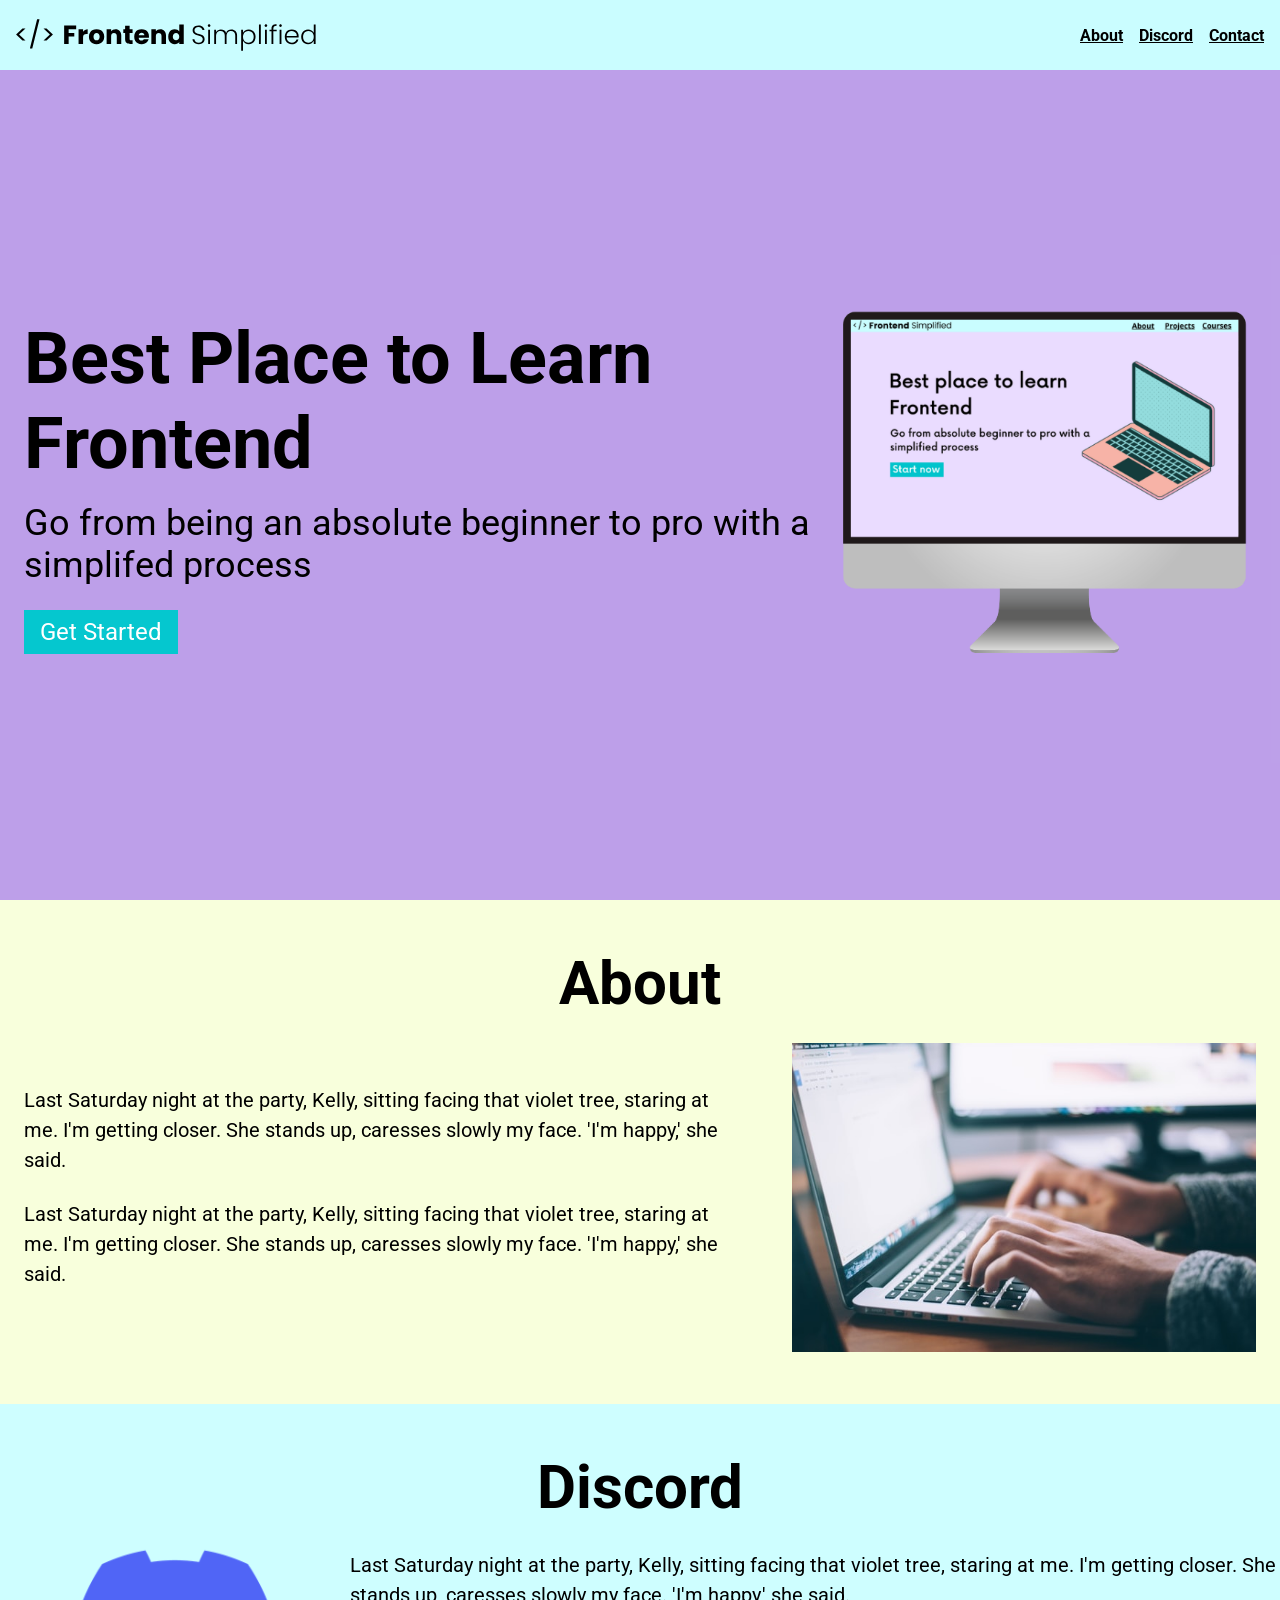
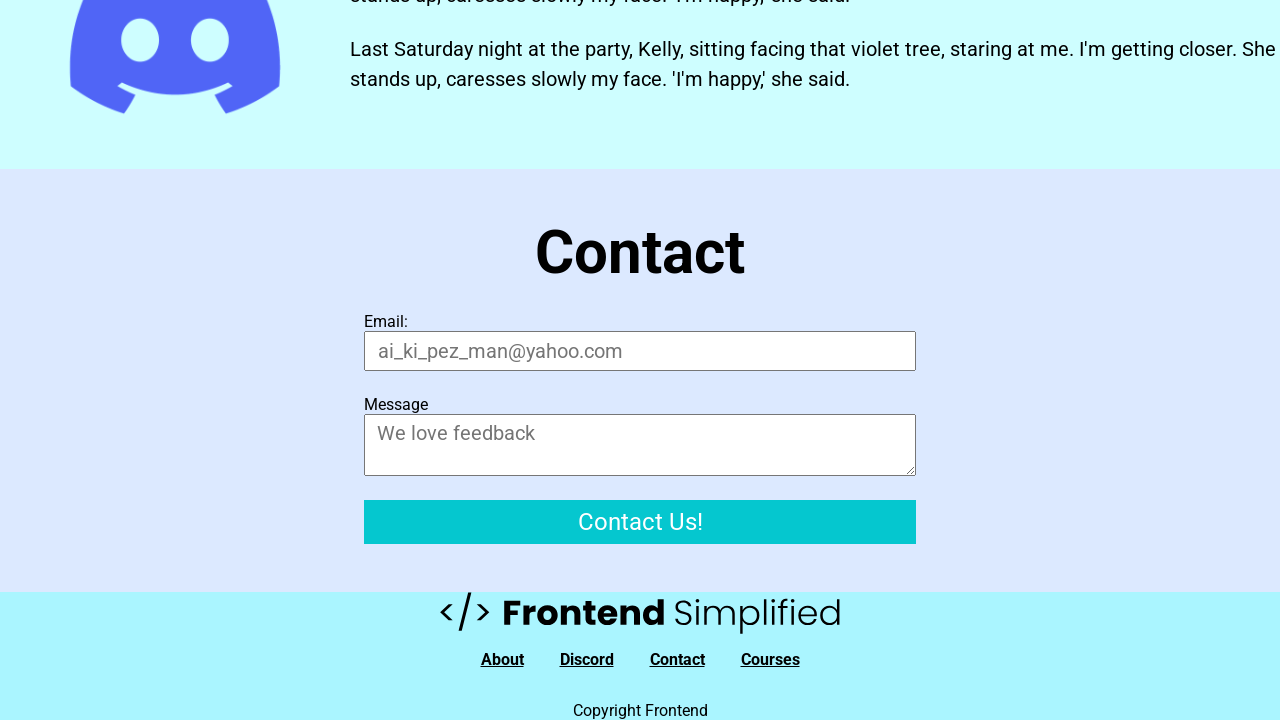
<file: index.html>
<!DOCTYPE html>
<html lang="en">
<head>
   <meta charset="UTF-8">
   <meta name="viewport" content="width=device-width, initial-scale=1.0">
   <title>Document</title>
   <link rel="stylesheet" href="./style.css">
</head>

<body>
   <section>
      <nav>
         <img src="./HTML Practise Assets/HTML Practise Assets/FES.svg" class="logo"alt="">
         <ul>
            <li><a href="#about">About</a></li>
            <li><a href="#discord">Discord</a></li>
            <li><a href="#contact">Contact</a></li>
         </ul>
      </nav>
   <header>
      <div class="row">

      <div class="home__description">
         <h1>Best Place to Learn Frontend</h1>
         <p class="subheader">Go from being an absolute beginner to pro with a simplifed process</p>
         <button class="home__description--button">Get Started</button>
      </div>
      <figure>
         <img src="./HTML Practise Assets/HTML Practise Assets/laptop.png" alt="Landing page image">
      </figure>
      </div>
   </header>
</section>

<main>
<section id="about">
<h2>About</h2>
<div class="row">
<div class="section__description">
   <div class="secton__description--wrapper">
   <p class="section__description--para">Last Saturday night at the party, Kelly, sitting facing that violet tree, staring at me. I'm getting closer. She stands up, caresses slowly my face. 'I'm happy,' she said.</p>
   <p class="section__description--para">Last Saturday night at the party, Kelly, sitting facing that violet tree, staring at me. I'm getting closer. She stands up, caresses slowly my face. 'I'm happy,' she said.</p>
</div>
<figure class="about__img--wrapper">
   <img src="./HTML Practise Assets/HTML Practise Assets/about.jpg" alt="About section image">
</figure>
</div>
</div>
</section>

<section id="discord">
<h2>Discord</h2>
<div class="row">
<div class="section__description">
<figure class="about__img--wrapper">
   <img src="./HTML Practise Assets/HTML Practise Assets/discord.png" alt="Discord section image">
</figure>
<div class="section__description--wrapper">
   <p class="section__description--para">Last Saturday night at the party, Kelly, sitting facing that violet tree, staring at me. I'm getting closer. She stands up, caresses slowly my face. 'I'm happy,' she said.</p>
   <p class="section__description--para">Last Saturday night at the party, Kelly, sitting facing that violet tree, staring at me. I'm getting closer. She stands up, caresses slowly my face. 'I'm happy,' she said.</p>
</div>
</div>
</div>
</section>

<section id="contact">
<h2>Contact</h2>
<form action="">
   <span>Email:</span>
<input type="email" placeholder="ai_ki_pez_man@yahoo.com">
<span> Message</span>
<textarea name="message" placeholder="We love feedback"></textarea>
<button>Contact Us!</button>
</form>
</section>
</main>

<footer>
<img class="footer__logo" src="./HTML Practise Assets/HTML Practise Assets/FES.svg" alt="Footer image">
<div class="footer__links">
   <a class="footer__link" href="#about">About</a>
   <a class="footer__link" href="#discord">Discord</a>
   <a class="footer__link" href="#contact">Contact</a>
   <a class="footer__link" href="">Courses</a>
</div>
<p>Copyright Frontend </p>
</footer>
</body>
</html>
</file>
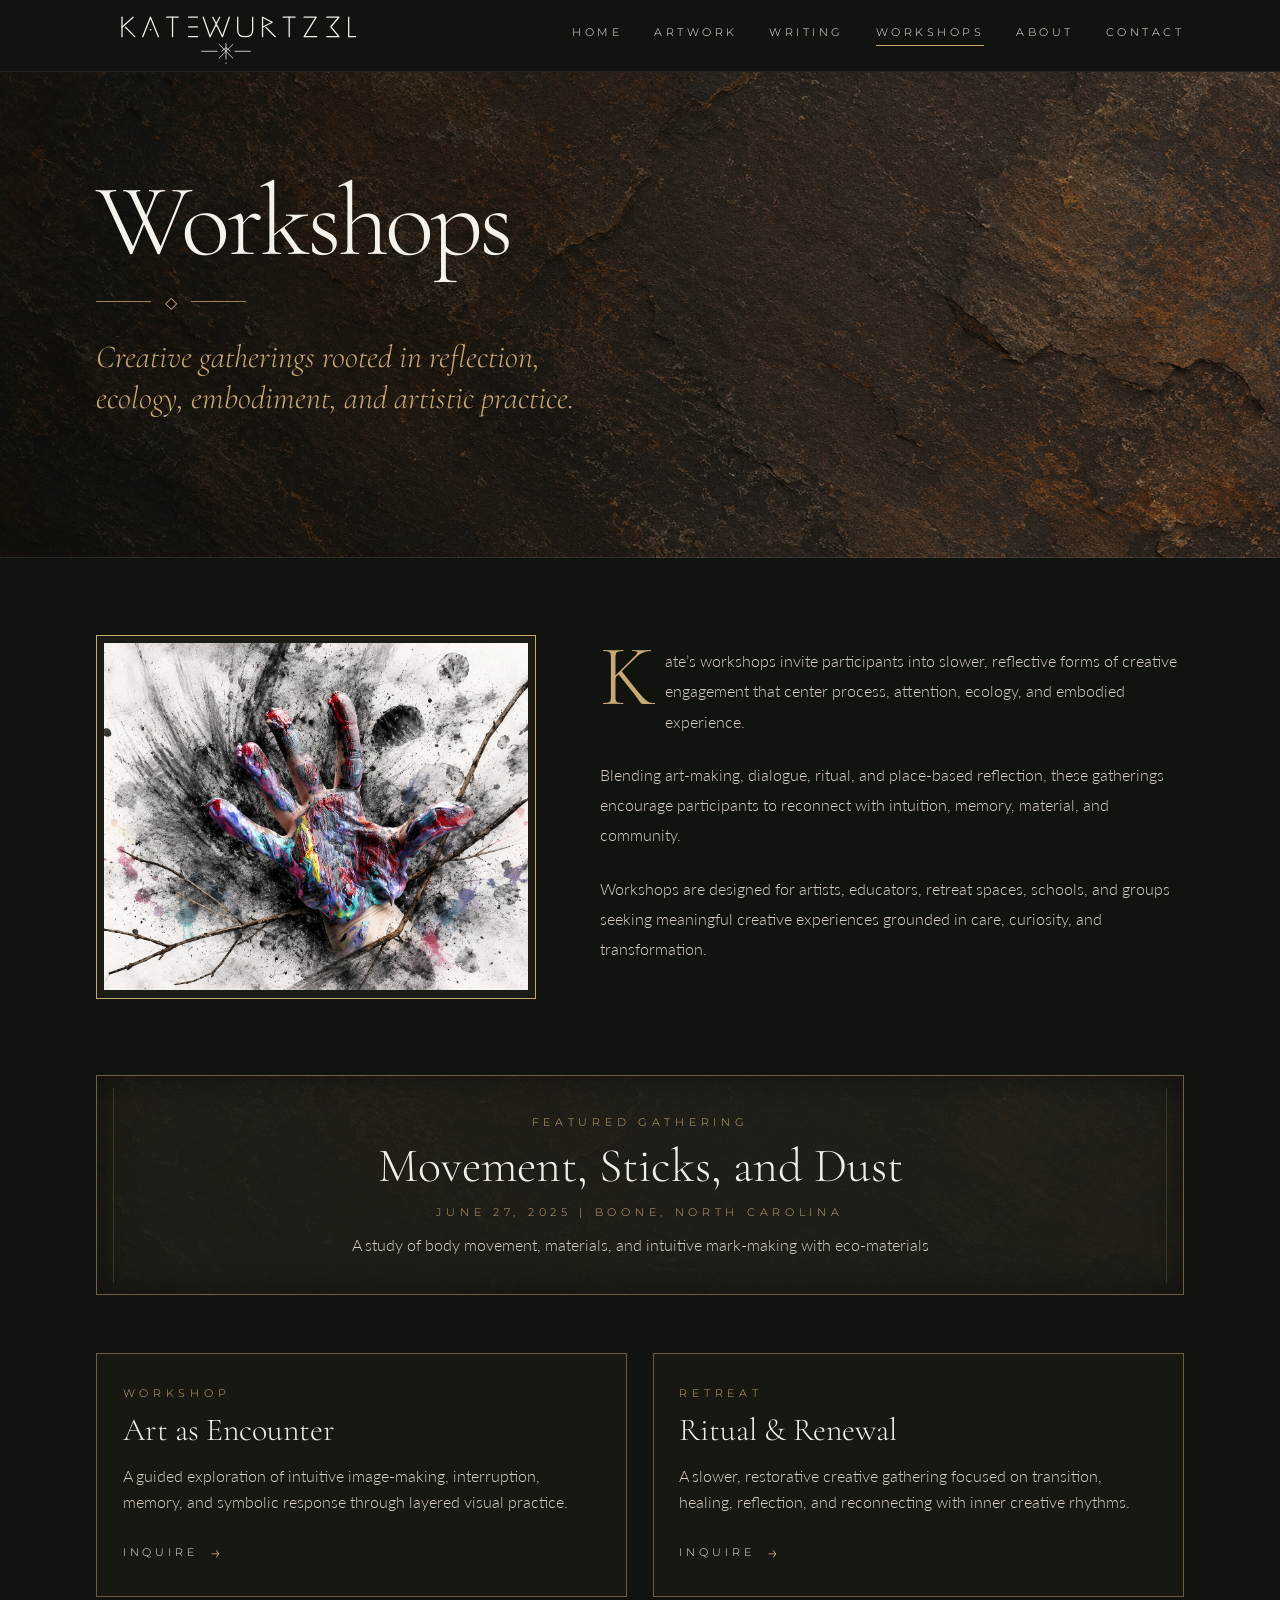
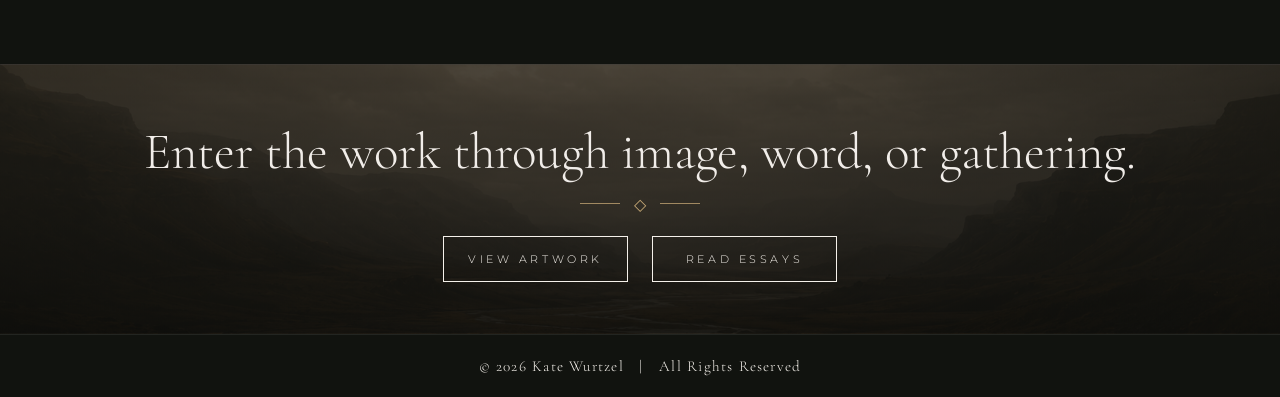
<file: KatesWorkshop/index.html>
<!DOCTYPE html>
<html lang="en">
<head>
  <meta charset="UTF-8" />
  <meta name="viewport" content="width=device-width, initial-scale=1.0" />
  <title>Workshops | Kate Wurtzel</title>

  <link rel="preconnect" href="https://fonts.googleapis.com" />
  <link rel="preconnect" href="https://fonts.gstatic.com" crossorigin />

  <link href="https://fonts.googleapis.com/css2?family=Cormorant+Garamond:ital,wght@0,300..700;1,300..700&family=Lato:ital,wght@0,300;0,400;0,700;1,300;1,400&family=Montserrat:wght@400;500;600&display=swap" rel="stylesheet" />

  <link rel="stylesheet" href="./styles.css" />
</head>

<body>

  <header class="site-header">

    <a href="http://katewurtzel.com/" class="logo" aria-label="Kate Wurtzel home">
      <img src="assets/kate-wurtzel-rune-logo.svg" alt="Kate Wurtzel logo" />
    </a>

    <nav class="main-nav" aria-label="Main navigation">
      <a href="http://katewurtzel.com/">Home</a>
      <a href="https://aikipezman-pixel.github.io/KatesArtwork/">Artwork</a>
      <a href="https://aikipezman-pixel.github.io/Kateswriting/">Writing</a>
      <a href="workshops.html" class="active">Workshops</a>
      <a href="https://aikipezman-pixel.github.io/Katesabout/">About</a>
      <a href="mailto:katewurtzel99@gmail.com">Contact</a>
    </nav>

  </header>

  <main>

    <!-- HERO -->

    <section class="workshops-hero">

      <div class="hero-inner">

        <h1>Workshops</h1>

        <div class="ornament-line hero-line" aria-hidden="true">
          <span>◇</span>
        </div>

        <p class="hero-intro">
          Creative gatherings rooted in reflection, ecology, embodiment, and artistic practice.
        </p>

      </div>

    </section>

    <!-- INTRO -->

    <section class="workshops-intro-section">

      <div class="workshops-intro-grid">

        <div class="workshops-feature-frame">
          <img src="assets/WorkshopHero.png" alt="Workshop materials and creative practice" />
        </div>

        <div class="workshops-copy">

          <p>
            Kate’s workshops invite participants into slower, reflective forms of creative engagement that center process, attention, ecology, and embodied experience.
          </p>

          <p>
            Blending art-making, dialogue, ritual, and place-based reflection, these gatherings encourage participants to reconnect with intuition, memory, material, and community.
          </p>

          <p>
            Workshops are designed for artists, educators, retreat spaces, schools, and groups seeking meaningful creative experiences grounded in care, curiosity, and transformation.
          </p>

        </div>

      </div>

    </section>

    <!-- FEATURED WORKSHOP -->

    <section class="featured-workshop-section">

      <div class="featured-workshop-box">

        <p class="workshop-label">
          Featured Gathering
        </p>

        <h2>
          Movement, Sticks, and Dust
        </h2>

        <p class="workshop-label">
          June 27, 2025 | Boone, North Carolina
          </p>
          <p>
          A study of body movement, materials, and intuitive mark-making with eco-materials
        </p>

      </div>

    </section>

    <!-- WORKSHOP GRID -->

    <section class="workshop-section" aria-label="Workshop offerings">

      <div class="workshop-grid">

        <!-- CARD 1 -->

        <article class="workshop-card">

          <p class="workshop-type">Workshop</p>

          <h3>
            Art as Encounter
          </h3>

          <p>
            A guided exploration of intuitive image-making, interruption, memory, and symbolic response through layered visual practice.
          </p>

          <a href="mailto:katewurtzel99@gmail.com" class="text-link">
            Inquire <span>→</span>
          </a>

        </article>

        <!-- CARD 2 -->

        <article class="workshop-card">

          <p class="workshop-type">Retreat</p>

          <h3>
            Ritual & Renewal
          </h3>

          <p>
            A slower, restorative creative gathering focused on transition, healing, reflection, and reconnecting with inner creative rhythms.
          </p>

          <a href="mailto:katewurtzel99@gmail.com" class="text-link">
            Inquire <span>→</span>
          </a>

        </article>



      </div>

    </section>

    <!-- CLOSING -->

    <section class="closing-section">

      <h2>
        Enter the work through image, word, or gathering.
      </h2>

      <div class="ornament-line" aria-hidden="true">
        <span>◇</span>
      </div>

      <div class="closing-links">

        <a href="https://aikipezman-pixel.github.io/KatesArtwork/" class="button-link">
          View Artwork
        </a>

        <a href="https://aikipezman-pixel.github.io/Kateswriting/" class="button-link">
          Read Essays
        </a>

      </div>

    </section>

  </main>

  <footer class="site-footer">
    <p>© 2026 Kate Wurtzel &nbsp; | &nbsp; All Rights Reserved</p>
  </footer>

</body>
</html>
</file>
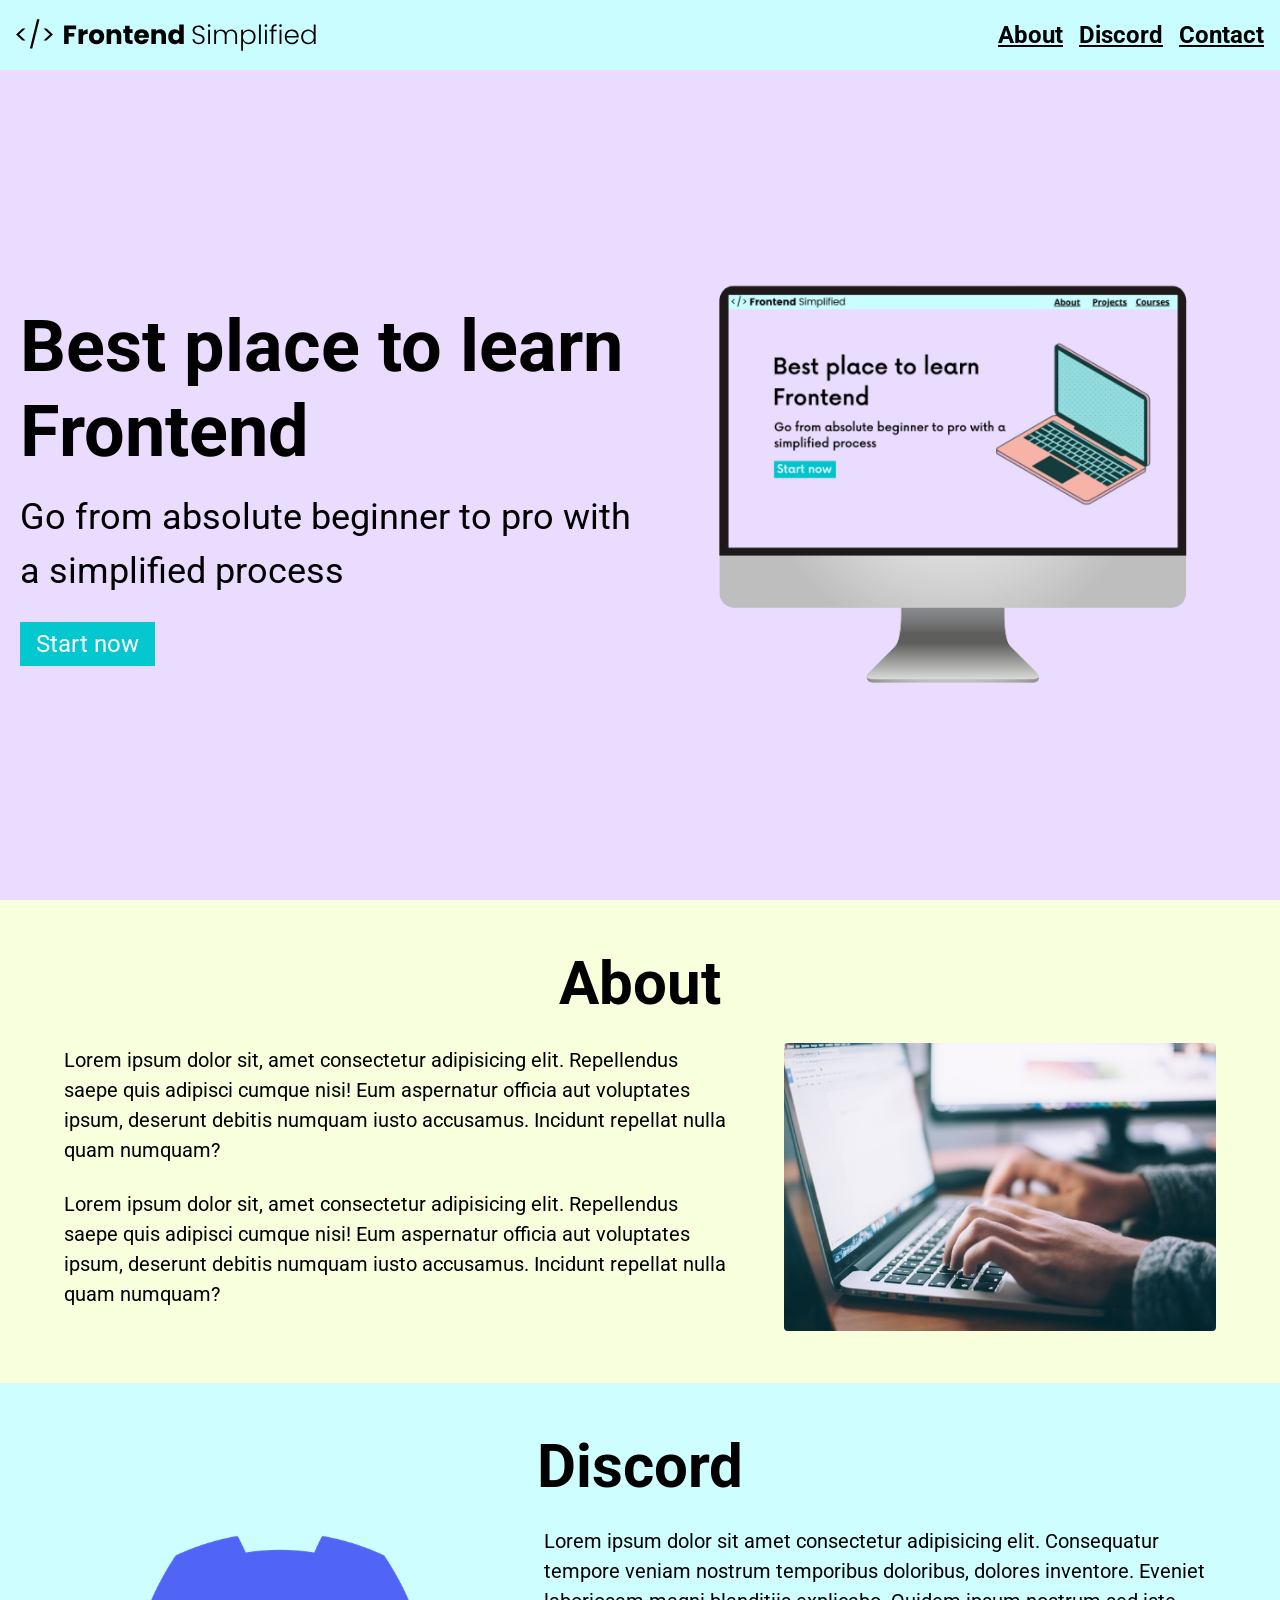
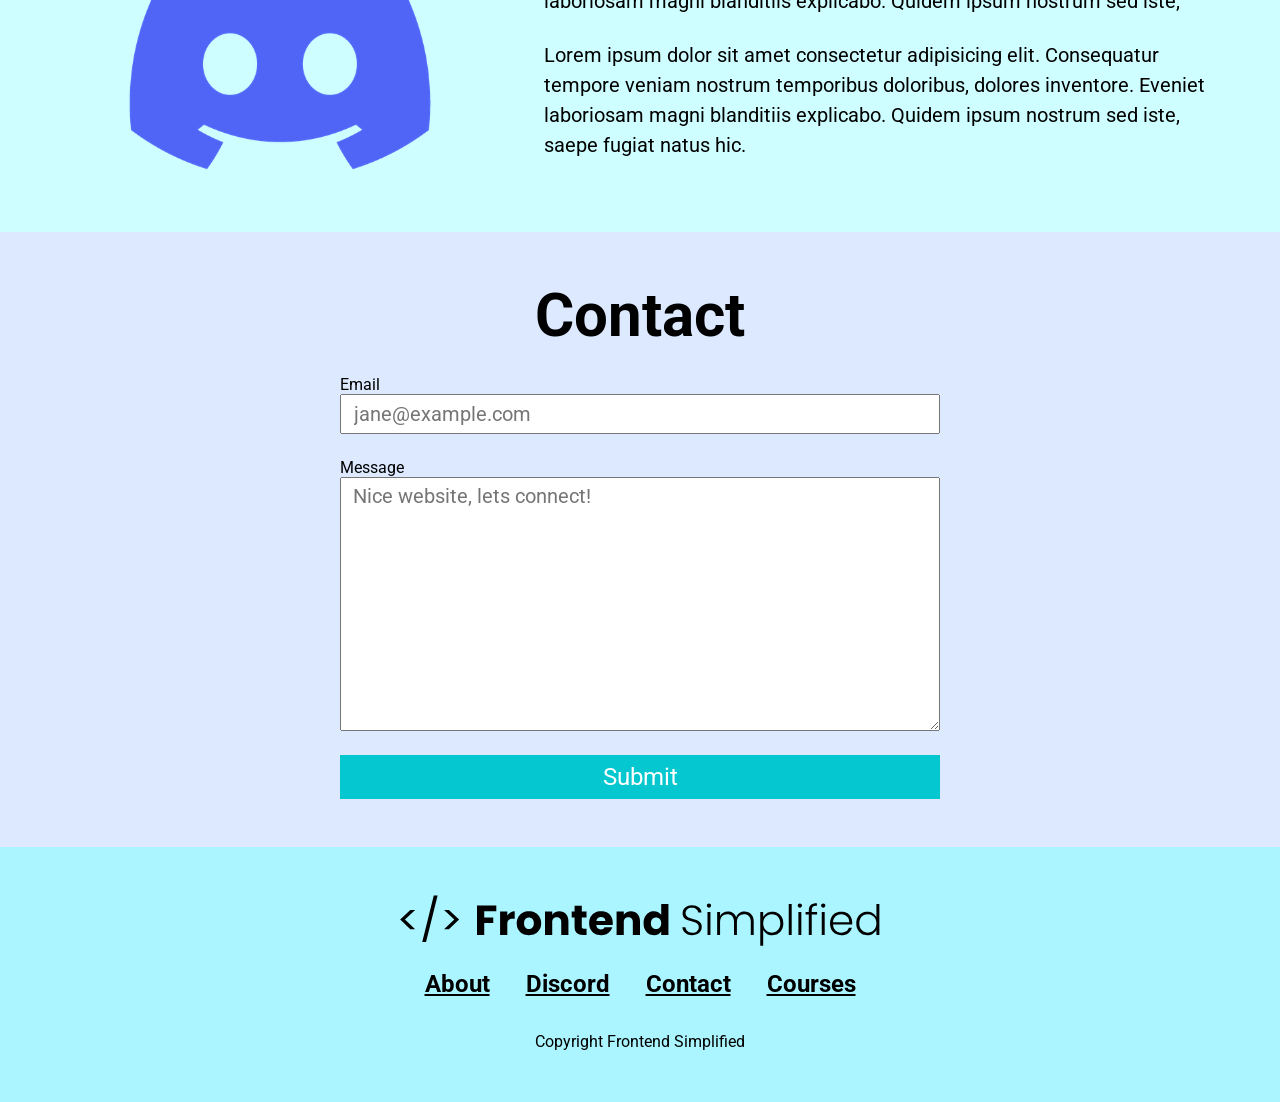
<file: Responsive CSS/Responsive CSS/index.html>
<!DOCTYPE html>
<html lang="en">

<head>
  <meta charset="UTF-8">
  <meta http-equiv="X-UA-Compatible" content="IE=edge">
  <meta name="viewport" content="width=device-width, initial-scale=1.0">
  <title>Document</title>
  <link rel="stylesheet" href="./style.css">
</head>

<body>
  <section>
    <nav>
      <img class="logo" src="./assets/FES.svg" alt="" />
      <ul>
        <li><a href="#about">About</a></li>
        <li><a href="#discord">Discord</a></li>
        <li><a href="#contact">Contact</a></li>
      </ul>
    </nav>
    <header>
      <div class="row">
        <div class="home__description">
          <h1>Best place to learn Frontend</h1>
          <p class="subheader">Go from absolute beginner to pro with a simplified process</p>
          <button>Start now</button>
        </div>
        <figure class="home__img--wrapper">
          <img class="home__img" src="./assets/laptop.png" alt="" />
        </figure>
      </div>
    </header>
  </section>

  <main>
    <section id="about">
      <h2>About</h2>
      <div class="section__description">
        <div class="section__description--wrapper">
          <p class="section__description--para">
            Lorem ipsum dolor sit, amet consectetur adipisicing elit. Repellendus saepe quis adipisci cumque nisi! Eum
            aspernatur officia aut voluptates ipsum, deserunt debitis numquam iusto accusamus. Incidunt repellat nulla
            quam numquam?
          </p>
          <p class="section__description--para">
            Lorem ipsum dolor sit, amet consectetur adipisicing elit. Repellendus saepe quis adipisci cumque nisi! Eum
            aspernatur officia aut voluptates ipsum, deserunt debitis numquam iusto accusamus. Incidunt repellat nulla
            quam numquam?
          </p>
        </div>
        <figure class="about__img--wrapper">
          <img src="./assets/about.jpg" alt="" />
        </figure>
      </div>
    </section>

    <section id="discord">
      <h2>Discord</h2>
      <div class="section__description">
        <figure class="about__img--wrapper">
          <img src="./assets/discord.png" alt="" />
        </figure>
        <div class="section__description--wrapper">
          <p class="section__description--para">Lorem ipsum dolor sit amet consectetur adipisicing elit. Consequatur
            tempore veniam nostrum temporibus
            doloribus, dolores inventore. Eveniet laboriosam magni blanditiis explicabo. Quidem ipsum nostrum sed iste,
          <p class="section__description--para">Lorem ipsum dolor sit amet consectetur adipisicing elit. Consequatur
            tempore veniam nostrum temporibus
            doloribus, dolores inventore. Eveniet laboriosam magni blanditiis explicabo. Quidem ipsum nostrum sed iste,
            saepe fugiat natus hic.</p>
        </div>

      </div>
    </section>

    <section id="contact">
      <h2>Contact</h2>
      <form action="">
        <span>Email</span>
        <input type="email" placeholder="jane@example.com" />
        <span>Message</span>
        <textarea name="" id="" cols="30" rows="10" placeholder="Nice website, lets connect!"></textarea>
        <button>Submit</button>
      </form>
    </section>
  </main>

  <footer>
    <img class="footer__logo" src="./assets/FES.svg" alt="" />
    <div class="footer__links">
      <a class="footer__link" href="#about">About</a>
      <a class="footer__link" href="#discord">Discord</a>
      <a class="footer__link" href="#contact">Contact</a>
      <a class="footer__link" href="">Courses</a>
    </div>
    <p>Copyright Frontend Simplified</p>
  </footer>
</body>

</html>
</file>
<file: style.css>
@import url('https://fonts.googleapis.com/css2?family=Roboto:ital@0;1&display=swap');
*{
   padding: 0;
    margin: 0;
    box-sizing: border-box;
    font-family: "Roboto", sans-serif;
}

nav {
    height: 70px;
    display: flex;
    justify-content: space-between;
    align-items: center;
    padding: 0 16px;
    background-color: #cafdff;
}

header {
    background-color: rgba(179, 145, 230, 0.867);
    height: calc(100vh - 70px);
    padding: 24px;
    display: flex;
    align-items: center;
    justify-content: center;
}

h1 {
    font-size: 72px;
}
.subheader {
    font-size: 36px;
    margin: 16px 0 24px 0;
}
button {
    background-color: #05c7cf;
    color: white;
    border: none;
    padding: 8px 16px;
    font-size: 24px;
    cursor: pointer;
}

a {
    color: black;
    font-size: 24 px;
    font-weight: bold;
}
.logo {
    width: 300px;
}

ul {
    display: flex;
}

li {
    list-style-type: none;
    padding-left: 16px;
}

#about {
    padding: 48px 0;
}

.row {
    width: 100%;
    max-width: 1300px;
    margin: 0 auto;
    display: flex;
    align-items: center;
    justify-content: center;
}
#about,
#discord,
#contact,
#footer {
    padding: 48px 0;
}
/*
ABOUT
*/



#about {
    background-color: #f8ffdc;
}

h2 {
    font-size: 60px;
    text-align: center;
    margin-bottom: 24px;
}

.section__description {
display: flex;
justify-content: center;
align-items: center;
}

.about__img--wrapper {
    width: 40%;
    padding: 0 24px;
}

img {
    width: 100%;
}

.secton__description--wrapper {
    width: 60%;
    padding: 0 24px;
}

.section__description--para {
    font-size: 20px;
    line-height: 1.5;
    margin-bottom: 24px;
}
/*
Discord
*/

#discord {
background-color:#cefeff;
}
/*
contact
*/
#contact{
    background-color: #dce9ff;
}
form { 
    width: 100%;
    max-width: 600px;
    display: flex;
    flex-direction: column;
    margin: 0 auto;
    padding: 0 24px;
}

input, textarea {
    margin-bottom: 24px;
    font-size: 20px;
    padding: 6px 12px;
}

/*
footer
*/

footer{
    background-color: #aaf5ff;
    display: flex;
    flex-direction: column;
    align-items: center;
}
.footer__logo {
    max-width: 400px;
    margin-bottom: 16px;
}

.footer__links {
    margin-bottom: 32px;
}

.footer__link {
    padding: 0 16px;
}

/* small phones, tablets, large smartphones*/
@media (max-width: 728px) {
    .row {
        flex-direction: column;
    }
.home__description {
    margin-bottom: 24px;
    display: flex;
    flex-direction: column;
    align-items: center;
}
.home__description--button {
    max-width:240px;
}
h1 {    
    text-align: center;
    font-size: 60px;
}
.subheader {
    text-align: center;
    font-size: 28px;
}
ul {
    display: none;
}

.section__description{
    flex-direction: column;
}
.secton__description--wrapper{
    width: 100%;
}
.about__img--wrapper{
    width: 100%;
}

#discord .section__description{
    flex-direction: column-reverse;
}

footer {
    padding: 48px 24px;
}

.footer__logo{
max-width: 360px;
}
.footer__link {
    padding: 0 4px;
    font-size: 18px;
}

.footer__links {
    margin-bottom: 24px;}
}
</file>
<file: KatesWorkshop/styles.css>
:root {
  --black: #0b0c09;
  --charcoal: #11130f;
  --moss: #171913;
  --stone: #242119;
  --bone: #f1ede9;
  --mist: #d8cfc4;
  --ash: #a99d91;
  --gold: #c7a976;
  --line: rgba(199, 169, 118, 0.5);
  --soft-line: rgba(241, 237, 233, 0.16);
}

* {
  margin: 0;
  padding: 0;
  box-sizing: border-box;
}

html {
  scroll-behavior: smooth;
}

body {
  background: var(--charcoal);
  color: var(--bone);
  font-family: "Lato", sans-serif;
  font-weight: 300;
}

img {
  max-width: 100%;
  display: block;
}

a {
  color: inherit;
  text-decoration: none;
}

/* NAVBAR */

.site-header {
  position: fixed;
  top: 0;
  left: 0;
  z-index: 1000;
  width: 100%;
  height: 72px;
  display: flex;
  align-items: center;
  justify-content: flex-end;
  padding: 0 7.5%;
  background: #11130f;
  backdrop-filter: blur(8px);
  border-bottom: 1px solid rgba(241, 237, 233, 0.08);
}

.logo {
  position: absolute;
  left: 7.5%;
  top: 50%;
  transform: translateY(-55%);
  display: block;
  width: 260px;
}

.logo img {
  width: 100%;
  height: auto;
  display: block;
}

.main-nav {
  display: flex;
  align-items: center;
  gap: 2rem;
  font-family: "Montserrat", sans-serif;
  font-size: 0.68rem;
  letter-spacing: 0.32em;
  text-transform: uppercase;
}

.main-nav a {
  color: #f1ede9;
  position: relative;
  padding-bottom: 0.45rem;
}

.main-nav a::after {
  content: "";
  position: absolute;
  left: 0;
  bottom: 0;
  width: 0;
  height: 1px;
  background: var(--gold);
  transition: width 0.25s ease;
}

.main-nav a:hover::after,
.main-nav a.active::after {
  width: 100%;
}

/* HERO */

.workshops-hero {
  min-height: 62vh;
  display: flex;
  align-items: center;
  padding: 7rem 7.5% 4.8rem;
  background:
    linear-gradient(
      90deg,
      rgba(8, 9, 7, 0.74) 0%,
      rgba(8, 9, 7, 0.56) 38%,
      rgba(8, 9, 7, 0.28) 72%,
      rgba(8, 9, 7, 0.12) 100%
    ),
    url("assets/stone-texture-dark.png");
  background-size: cover;
  background-position: center;
  border-bottom: 1px solid rgba(241, 237, 233, 0.1);
}

.hero-inner {
  max-width: 720px;
}

.workshops-hero h1 {
  font-family: "Cormorant Garamond", serif;
  font-size: clamp(4.6rem, 8vw, 7rem);
  font-weight: 300;
  line-height: 0.94;
  letter-spacing: -0.035em;
  color: #f5f1eb;
  margin-bottom: 1.4rem;
}

.hero-intro {
  max-width: 520px;
  font-family: "Cormorant Garamond", serif;
  font-style: italic;
  font-size: clamp(1.5rem, 2.5vw, 2rem);
  line-height: 1.28;
  color: var(--gold);
}

.ornament-line {
  display: flex;
  align-items: center;
  gap: 0.9rem;
  width: 120px;
  margin: 0 auto 1rem;
  color: var(--gold);
}

.hero-line {
  margin: 0 0 1.6rem;
  width: 150px;
}

.ornament-line::before,
.ornament-line::after {
  content: "";
  height: 1px;
  flex: 1;
  background: var(--gold);
  opacity: 0.75;
}

.ornament-line span {
  font-size: 1rem;
}

/* INTRO */

.workshops-intro-section {
  background: #11130f;
  padding: 4.8rem 7.5% 2.2rem;
}

.workshops-intro-grid {
  max-width: 1120px;
  margin: 0 auto;
  display: grid;
  grid-template-columns: 0.86fr 1.14fr;
  gap: 4rem;
  align-items: center;
}

.workshops-feature-frame {
  border: 1px solid var(--gold);
  padding: 0.45rem;
  background: rgba(199, 169, 118, 0.05);
}

.workshops-feature-frame img {
  width: 100%;
  aspect-ratio: 1.22 / 1;
  object-fit: cover;
  filter: saturate(0.82) contrast(1.06);
}

.workshops-copy {
  color: var(--mist);
}

.workshops-copy p {
  font-size: 1.02rem;
  line-height: 1.85;
  margin-bottom: 1.45rem;
}

.workshops-copy p:first-child::first-letter {
  float: left;
  font-family: "Cormorant Garamond", serif;
  font-size: 5.4rem;
  line-height: 0.72;
  padding-right: 0.55rem;
  color: var(--gold);
}

/* FEATURED WORKSHOP */

.featured-workshop-section {
  background: #11130f;
  padding: 2.6rem 7.5% 1.8rem;
}

.featured-workshop-box {
  position: relative;
  max-width: 1120px;
  margin: 0 auto;
  padding: 2.4rem 2rem 2.2rem;
  text-align: center;
  border: 1px solid rgba(199, 169, 118, 0.48);
  background:
    linear-gradient(rgba(28, 27, 22, 0.88), rgba(28, 27, 22, 0.92)),
    url("assets/stone-texture-dark.png");
  background-size: cover;
  background-position: center;
  box-shadow: inset 0 0 36px rgba(0, 0, 0, 0.48);
}

.featured-workshop-box::before,
.featured-workshop-box::after {
  content: "";
  position: absolute;
  top: 0.7rem;
  bottom: 0.7rem;
  width: 1px;
  background: rgba(199, 169, 118, 0.2);
}

.featured-workshop-box::before {
  left: 1rem;
}

.featured-workshop-box::after {
  right: 1rem;
}

.workshop-label,
.workshop-type {
  font-family: "Montserrat", sans-serif;
  text-transform: uppercase;
  letter-spacing: 0.42em;
  font-size: 0.7rem;
  color: var(--gold);
  margin-bottom: 0.85rem;
}

.featured-workshop-box h2 {
  font-family: "Cormorant Garamond", serif;
  font-size: clamp(2rem, 4vw, 3rem);
  font-weight: 300;
  line-height: 1;
  color: var(--bone);
  margin-bottom: 0.9rem;
}

.featured-workshop-box p:not(.workshop-label) {
  max-width: 620px;
  margin: 0 auto;
  color: var(--mist);
  line-height: 1.65;
}

/* WORKSHOP GRID */

.workshop-section {
  background: #11130f;
  padding: 1.8rem 7.5% 4.2rem;
}

.workshop-grid {
  max-width: 1120px;
  margin: 0 auto;
  display: grid;
  grid-template-columns: repeat(2, 1fr);
  gap: 1.6rem;
}

.workshop-card {
  border: 1px solid rgba(199, 169, 118, 0.48);
  padding: 2rem 1.6rem;
  background: rgba(199, 169, 118, 0.035);
}

.workshop-card h3 {
  font-family: "Cormorant Garamond", serif;
  font-size: 2rem;
  font-weight: 300;
  line-height: 1.05;
  color: var(--bone);
  margin-bottom: 1rem;
}

.workshop-card p:not(.workshop-type) {
  color: var(--mist);
  font-size: 0.98rem;
  line-height: 1.7;
  margin-bottom: 1.5rem;
}

.text-link {
  display: inline-flex;
  align-items: center;
  gap: 0.75rem;
  font-family: "Montserrat", sans-serif;
  font-size: 0.68rem;
  letter-spacing: 0.36em;
  text-transform: uppercase;
  color: var(--bone);
}

.text-link span {
  color: var(--gold);
  font-size: 1.2rem;
  letter-spacing: 0;
}

/* CLOSING SECTION */

.closing-section {
  background:
    linear-gradient(rgba(36, 33, 25, 0.78), rgba(15, 15, 12, 0.9)),
    url("assets/ClosingBackground.png");
  color: #f5f1eb;
  background-size: cover;
  background-position: center;
  padding: 3.7rem 7.5% 3.2rem;
  text-align: center;
  border-top: 1px solid rgba(241, 237, 233, 0.1);
}

.closing-section h2 {
  font-family: "Cormorant Garamond", serif;
  font-size: clamp(2rem, 4vw, 3.25rem);
  font-weight: 300;
  line-height: 1.1;
  color: var(--bone);
  margin-bottom: 0.8rem;
}

.closing-links {
  display: flex;
  justify-content: center;
  gap: 1.5rem;
  flex-wrap: wrap;
  margin-top: 1.4rem;
}

.button-link {
  min-width: 185px;
  padding: 0.95rem 1.35rem;
  border: 1px solid #f5f1eb;
  font-family: "Montserrat", sans-serif;
  font-size: 0.7rem;
  letter-spacing: 0.32em;
  text-transform: uppercase;
  color: #f5f1eb;
  background: transparent;
  transition: background 0.25s ease, color 0.25s ease;
}

.button-link:hover {
  background: var(--bone);
  color: var(--black);
}

/* FOOTER */

.site-footer {
  padding: 1.4rem 7.5%;
  background: #11130f;
  text-align: center;
  color: #f5f1eb;
  font-family: "Cormorant Garamond", serif;
  letter-spacing: 0.08em;
  font-size: 0.95rem;
  border-top: 1px solid rgba(241, 237, 233, 0.08);
}

/* RESPONSIVE */

@media (max-width: 768px) {
  .site-header {
    position: relative;
    height: auto;
    min-height: 96px;
    padding: 1rem 6%;
    flex-direction: column;
    justify-content: center;
    gap: 0.85rem;
  }

  .logo {
    position: relative;
    left: auto;
    top: auto;
    transform: none;
    width: 220px;
    margin: 0 auto;
  }

  .main-nav {
    width: 100%;
    justify-content: center;
    flex-wrap: wrap;
    gap: 0.75rem 1.2rem;
    font-size: 0.62rem;
    letter-spacing: 0.22em;
  }

  .workshops-hero {
    min-height: 54vh;
    padding: 4.5rem 6%;
  }

  .workshops-hero h1 {
    font-size: clamp(3.8rem, 14vw, 5.8rem);
  }

  .hero-intro {
    font-size: 1.35rem;
  }

  .workshops-intro-section,
  .featured-workshop-section,
  .workshop-section,
  .closing-section,
  .site-footer {
    padding-left: 6%;
    padding-right: 6%;
  }

  .workshops-intro-grid {
    grid-template-columns: 1fr;
    gap: 2.5rem;
  }

  .workshops-feature-frame {
    max-width: 480px;
    margin: 0 auto;
  }

  .featured-workshop-box {
    padding: 2.25rem 1.5rem;
  }

  .featured-workshop-box::before,
  .featured-workshop-box::after {
    display: none;
  }

  .workshop-grid {
    grid-template-columns: 1fr;
    gap: 1.5rem;
  }

  .closing-links {
    flex-direction: column;
    align-items: center;
    gap: 1rem;
  }

  .button-link {
    width: 100%;
    max-width: 315px;
  }
}

@media (max-width: 640px) {
  .site-header {
    min-height: auto;
    padding: 0.9rem 5%;
  }

  .logo {
    width: 190px;
  }

  .main-nav {
    gap: 0.65rem 0.95rem;
    font-size: 0.58rem;
    letter-spacing: 0.18em;
  }

  .workshops-hero {
    min-height: 50vh;
    padding: 3.75rem 5%;
  }

  .workshops-hero h1 {
    font-size: clamp(3.2rem, 17vw, 4.8rem);
  }

  .hero-intro {
    font-size: 1.15rem;
  }

  .workshops-intro-section,
  .featured-workshop-section,
  .workshop-section,
  .closing-section,
  .site-footer {
    padding-left: 5%;
    padding-right: 5%;
  }

  .workshops-copy p {
    font-size: 0.98rem;
    line-height: 1.7;
  }

  .workshops-copy p:first-child::first-letter {
    font-size: 3.6rem;
  }

  .workshop-card {
    padding: 1.8rem 1.25rem;
  }

  .workshop-card h3 {
    font-size: 1.75rem;
  }

  .text-link,
  .button-link {
    font-size: 0.65rem;
    letter-spacing: 0.24em;
  }

  .site-footer {
    font-size: 0.8rem;
    line-height: 1.5;
  }
}
</file>
<file: Responsive CSS/Responsive CSS/style.css>
@import url('https://fonts.googleapis.com/css2?family=Roboto:wght@300;400;500;700&display=swap');
* {
  font-family: 'Roboto', sans-serif;
  padding: 0;
  margin: 0;
  box-sizing: border-box;
}

html {
  scroll-behavior: smooth;
}

nav {
  display: flex;
  justify-content: space-between;
  align-items: center;
  padding: 0px 16px;
  height: 70px;
  background-color: #CAFDFF;
}

header {
  background-color: #EADCFF;
  height: calc(100vh - 70px);
  padding: 20px;
  display: flex;
  align-items: center;
  justify-content: center;
}

img {
  width: 100%;
  border-radius: 4px;
}

button {
  background-color: #05C7CF;
  color: white;
  padding: 8px 16px;
  font-size: 24px;
  border: none;
  cursor: pointer;
}

p {
  line-height: 1.5;
}

h1 {
  font-size: 72px;
}

main section,
footer {
  padding: 48px 0;
}

.row {
  width: 100%;
  max-width: 1300px;
  display: flex;
  align-items: center;
  justify-content: center;
}

.subheader {
  font-size: 36px;
  margin: 16px 0 24px 0;
}

ul {
  display: flex;
}

a {
  color: #000;
  font-weight: bold;
  font-size: 24px;
}

li {
  list-style-type: none;
  padding-left: 16px;
}

.logo {
  width: 300px;
}

.home__description,
.home__img--wrapper {
  width: 50%;
}

.home__img--wrapper {
  display: flex;
  justify-content: center;
}

.home__img {
  width: 80%;
}

/* 

  ABOUT 
  
*/

h2 {
  font-size: 60px;
  text-align: center;
  margin-bottom: 24px;
}

#about {
  background-color: #F8FFDC;
}

.section__description {
  display: flex;
  align-items: center;
  justify-content: center;
  max-width: 1200px;
  margin: 0 auto;
}

.about__img--wrapper {
  width: 40%;
  padding: 0 24px;
}

.section__description--wrapper {
  width: 60%;
  padding: 0 24px;
}

.section__description--para {
  font-size: 20px;
  margin-bottom: 24px;
}

/* 

  DISCORD 
  
*/

#discord {
  background-color: #CEFEFF;
}

/* 

  CONTACT 
  
*/

#contact {
  background-color: #DCE9FF;
}

form {
  max-width: 600px;
  margin: 0 auto;
  display: flex;
  flex-direction: column;
}

input, textarea {
  font-size: 20px;
  margin-bottom: 24px;
  padding: 6px 12px;
}

input {
  height: 40px;
}

/* 

  FOOTER 

*/

footer {
  background-color: #AAF5FF;
  display: flex;
  flex-direction: column;
  align-items: center;
}

.footer__logo {
  max-width: 480px;
  margin-bottom: 24px;
}

.footer__link {
  padding: 0 16px;
}

.footer__links {
  margin-bottom: 32px;
}

@media (max-width: 768px) {
  .row {
    flex-direction: column;
  }
  
  .home__description, .home__img--wrapper {
    width: 100%;
  }

  nav ul {
    display: none;
  }

  .home__description {
    margin-bottom: 24px;
    display: flex;
    flex-direction: column;
    align-items: center;
  }

  h1 {
    text-align: center;
    font-size: 60px;
  }

  .subheader {
    text-align: center;
    font-size: 28px;
  }

  .section__description {
    flex-direction: column;
  }

  .section__description--wrapper,
  .about__img--wrapper {
    width: 100%;
  }

  #discord .section__description {
    flex-direction: column-reverse;
  }

  form {
    padding: 0 24px;
  }

  footer {
    padding: 48px 24px;
  }

  .footer__logo {
    max-width: 400px;
  }

  .footer__link {
    padding: 0 8px;
    font-size: 18px;
  }
}

@media (max-width: 480px) {
  .footer__logo {
    max-width: 320px;
  }

  .footer__link {
    font-size: 16px;
  }
}
</file>
